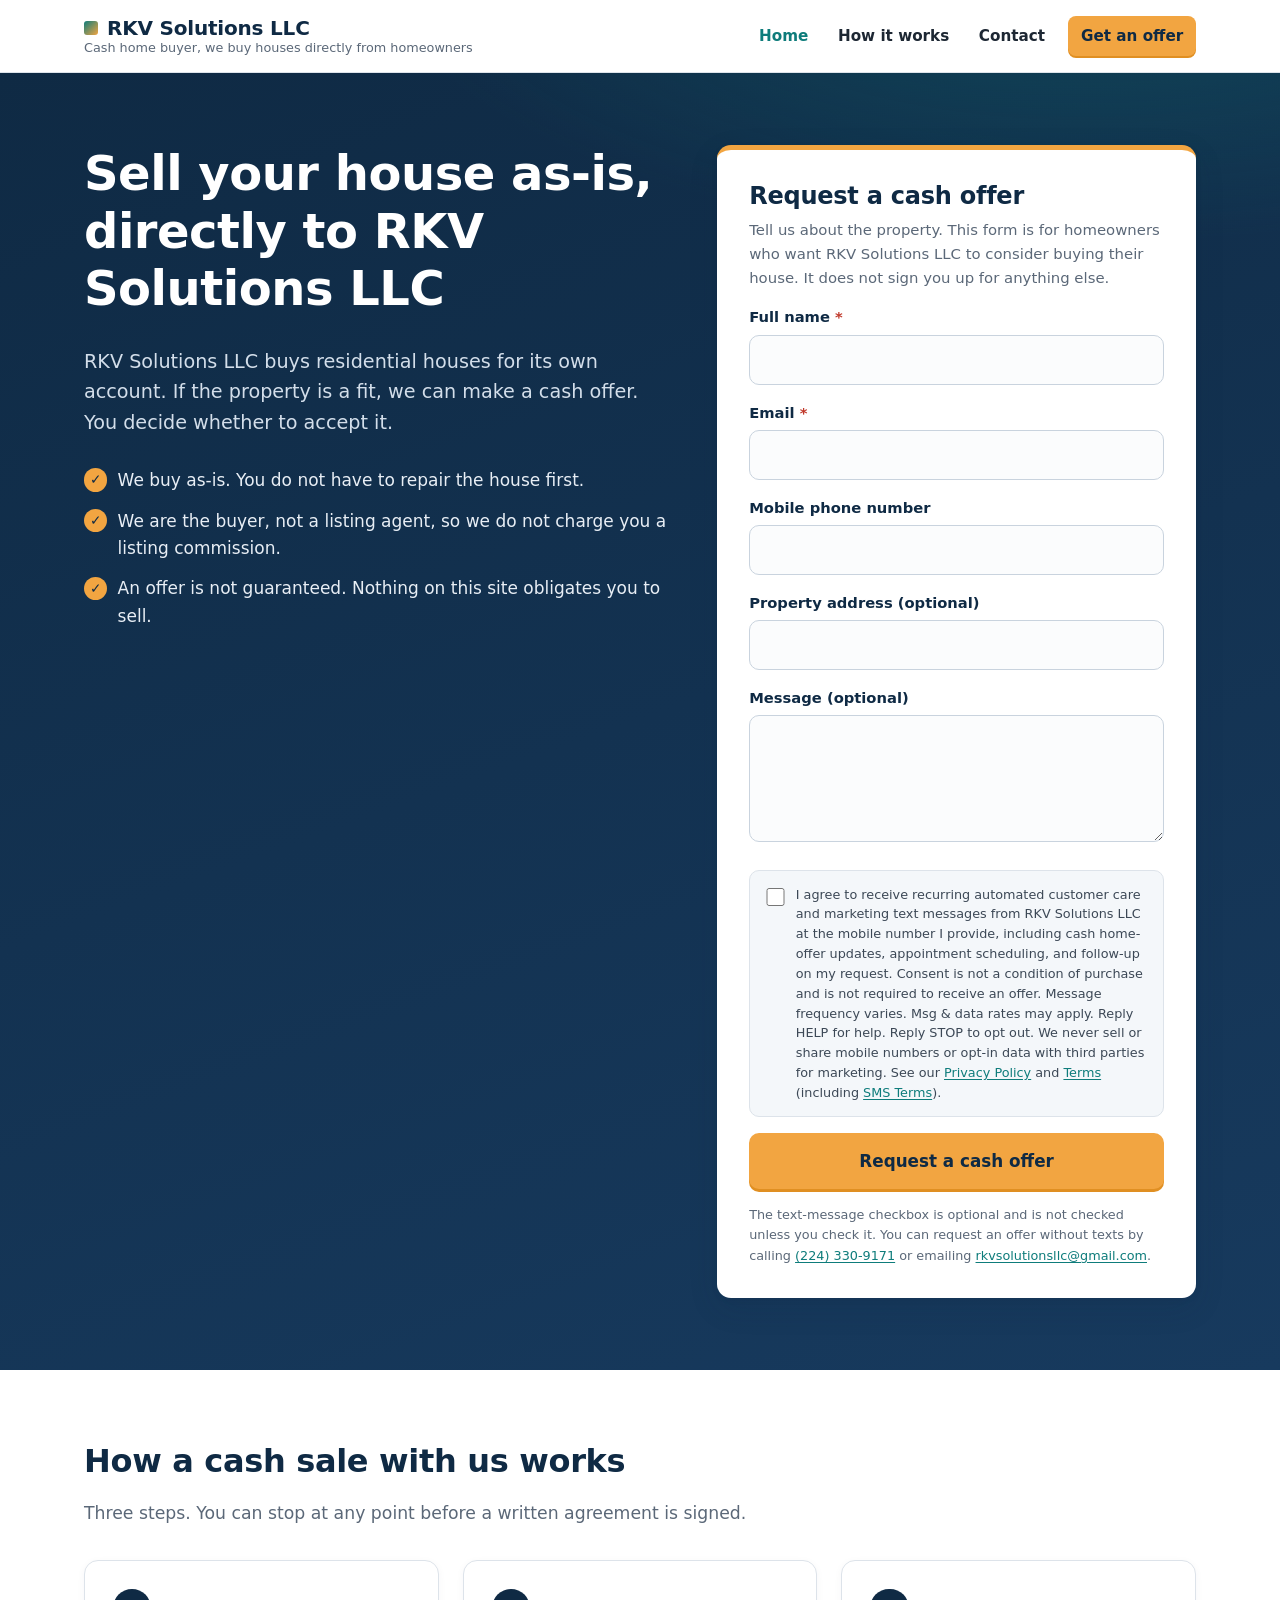
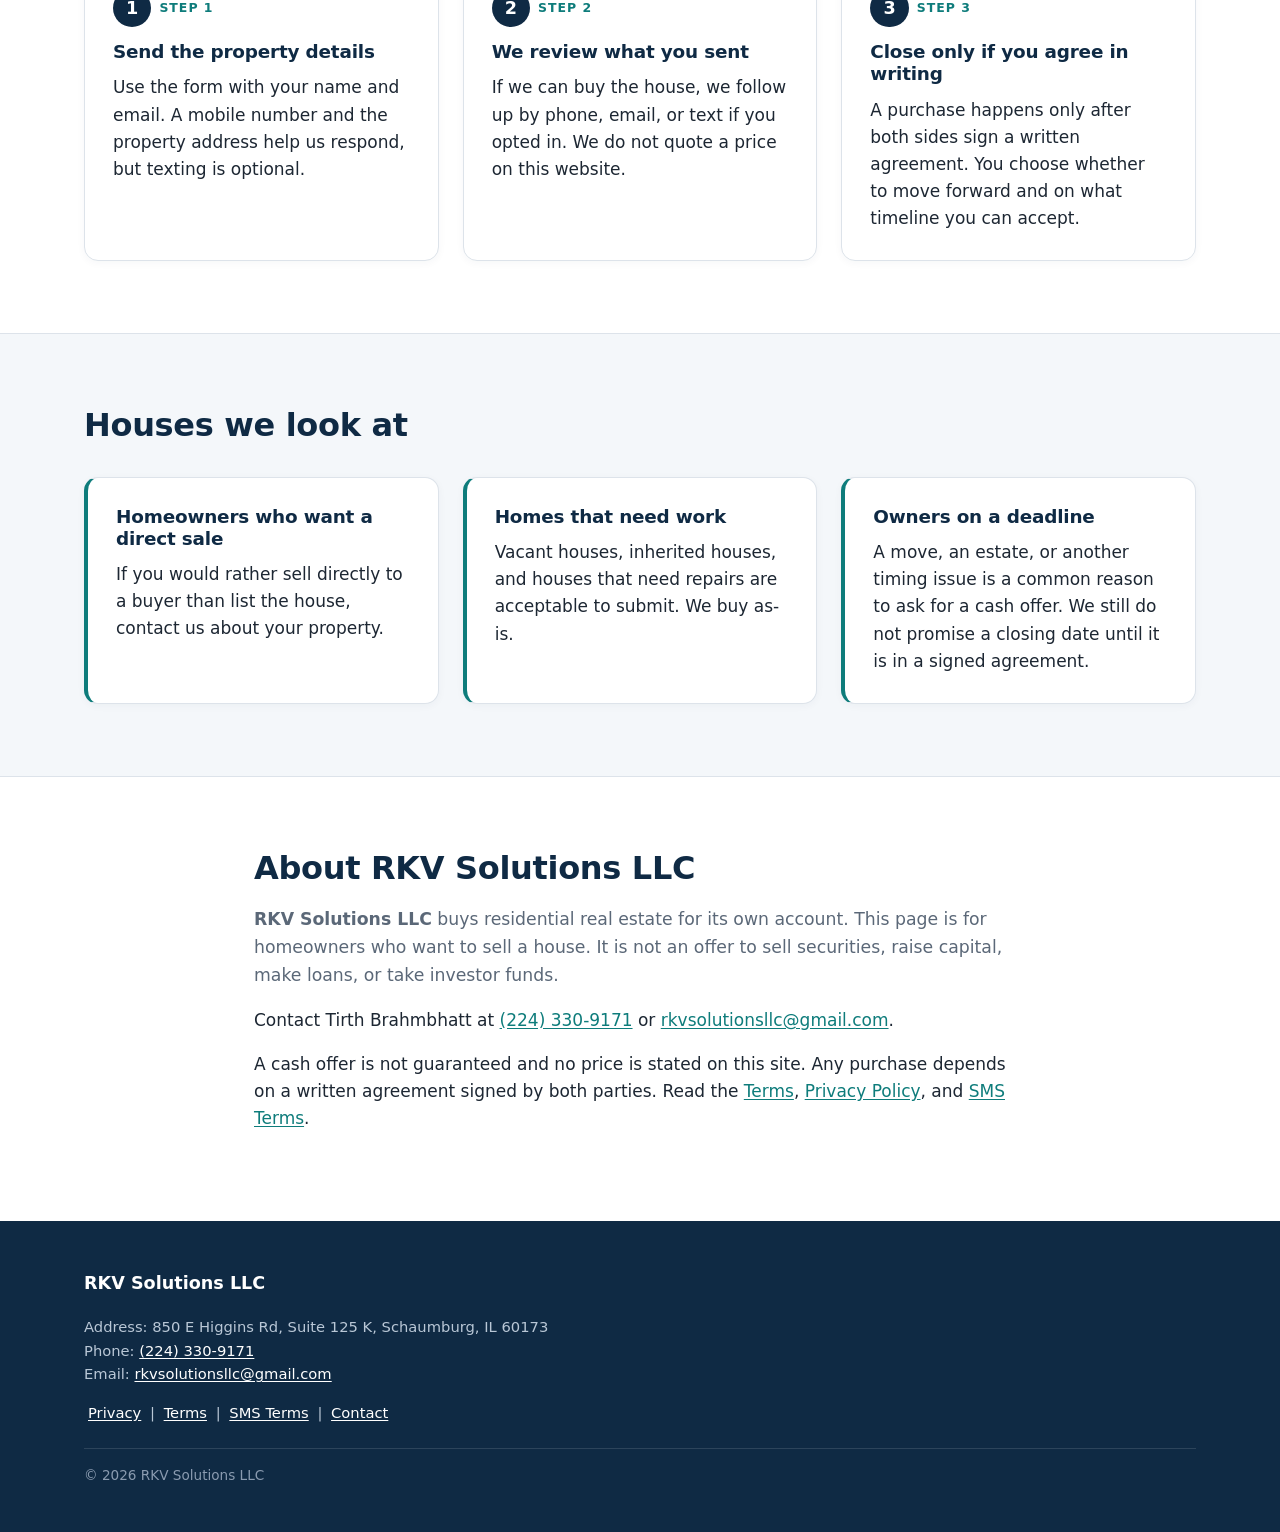
<file: index.html>
<!DOCTYPE html>
<html lang="en">
<head>
  <meta charset="utf-8">
  <meta name="viewport" content="width=device-width, initial-scale=1">
  <title>RKV Solutions LLC | We Buy Houses Directly from Homeowners</title>
  <meta name="description" content="RKV Solutions LLC buys houses as-is, directly from homeowners. Request a cash offer. No obligation.">
  <link rel="stylesheet" href="style.css">
</head>
<body>
  <a class="skip-link" href="#main">Skip to content</a>
  <header class="site-header">
    <div class="header-inner">
      <a class="brand" href="index.html">
        <span class="brand-name">RKV Solutions LLC</span>
        <span class="brand-tag">Cash home buyer, we buy houses directly from homeowners</span>
      </a>
      <nav class="nav" aria-label="Primary">
        <a href="index.html" aria-current="page">Home</a>
        <a href="index.html#how-it-works">How it works</a>
        <a href="contact.html">Contact</a>
        <a class="nav-cta" href="#offer-form">Get an offer</a>
      </nav>
    </div>
  </header>

  <main id="main">
    <section class="hero">
      <div class="hero-inner">
        <div>
          <h1>Sell your house as-is, directly to RKV Solutions LLC</h1>
          <p class="lede">RKV Solutions LLC buys residential houses for its own account. If the property is a fit, we can make a cash offer. You decide whether to accept it.</p>
          <ul class="hero-points">
            <li>We buy as-is. You do not have to repair the house first.</li>
            <li>We are the buyer, not a listing agent, so we do not charge you a listing commission.</li>
            <li>An offer is not guaranteed. Nothing on this site obligates you to sell.</li>
          </ul>
        </div>
        <div class="form-card" id="offer-form">
          <form class="offer-form" action="#" method="post">
            <h2>Request a cash offer</h2>
            <p class="form-intro">Tell us about the property. This form is for homeowners who want RKV Solutions LLC to consider buying their house. It does not sign you up for anything else.</p>
            <div class="field">
              <label for="full_name">Full name <span class="req" aria-hidden="true">*</span></label>
              <input type="text" id="full_name" name="full_name" autocomplete="name" required>
            </div>
            <div class="field">
              <label for="email">Email <span class="req" aria-hidden="true">*</span></label>
              <input type="email" id="email" name="email" autocomplete="email" required>
            </div>
            <div class="field">
              <label for="mobile_phone">Mobile phone number</label>
              <input type="tel" id="mobile_phone" name="mobile_phone" autocomplete="tel" inputmode="tel">
            </div>
            <div class="field">
              <label for="property_address">Property address (optional)</label>
              <input type="text" id="property_address" name="property_address" autocomplete="street-address">
            </div>
            <div class="field">
              <label for="message">Message (optional)</label>
              <textarea id="message" name="message" rows="4"></textarea>
            </div>
            <div class="consent">
              <input type="checkbox" id="sms-consent" name="sms_consent" value="yes">
              <label for="sms-consent">I agree to receive recurring automated customer care and marketing text messages from RKV Solutions LLC at the mobile number I provide, including cash home-offer updates, appointment scheduling, and follow-up on my request. Consent is not a condition of purchase and is not required to receive an offer. Message frequency varies. Msg &amp; data rates may apply. Reply HELP for help. Reply STOP to opt out. We never sell or share mobile numbers or opt-in data with third parties for marketing. See our <a href="privacy.html">Privacy Policy</a> and <a href="terms.html">Terms</a> (including <a href="sms-terms.html">SMS Terms</a>).</label>
            </div>
            <button type="submit" class="btn">Request a cash offer</button>
            <p class="form-note">The text-message checkbox is optional and is not checked unless you check it. You can request an offer without texts by calling <a href="tel:+12243309171">(224) 330-9171</a> or emailing <a href="mailto:rkvsolutionsllc@gmail.com">rkvsolutionsllc@gmail.com</a>.</p>
          </form>
        </div>
      </div>
    </section>

    <section class="section" id="how-it-works">
      <div class="wrap">
        <h2>How a cash sale with us works</h2>
        <p>Three steps. You can stop at any point before a written agreement is signed.</p>
        <div class="grid-3">
          <article class="card">
            <span class="step">Step 1</span>
            <h3>Send the property details</h3>
            <p>Use the form with your name and email. A mobile number and the property address help us respond, but texting is optional.</p>
          </article>
          <article class="card">
            <span class="step">Step 2</span>
            <h3>We review what you sent</h3>
            <p>If we can buy the house, we follow up by phone, email, or text if you opted in. We do not quote a price on this website.</p>
          </article>
          <article class="card">
            <span class="step">Step 3</span>
            <h3>Close only if you agree in writing</h3>
            <p>A purchase happens only after both sides sign a written agreement. You choose whether to move forward and on what timeline you can accept.</p>
          </article>
        </div>
      </div>
    </section>

    <section class="section section-paper">
      <div class="wrap">
        <h2>Houses we look at</h2>
        <div class="grid-2">
          <article class="card">
            <h3>Homeowners who want a direct sale</h3>
            <p>If you would rather sell directly to a buyer than list the house, contact us about your property.</p>
          </article>
          <article class="card">
            <h3>Homes that need work</h3>
            <p>Vacant houses, inherited houses, and houses that need repairs are acceptable to submit. We buy as-is.</p>
          </article>
          <article class="card">
            <h3>Owners on a deadline</h3>
            <p>A move, an estate, or another timing issue is a common reason to ask for a cash offer. We still do not promise a closing date until it is in a signed agreement.</p>
          </article>
          </div>
      </div>
    </section>

    <section class="section" id="contact">
      <div class="wrap">
        <h2>About RKV Solutions LLC</h2>
        <p><strong>RKV Solutions LLC</strong> buys residential real estate for its own account. This page is for homeowners who want to sell a house. It is not an offer to sell securities, raise capital, make loans, or take investor funds.</p>
        <p>Contact Tirth Brahmbhatt at <a href="tel:+12243309171">(224) 330-9171</a> or <a href="mailto:rkvsolutionsllc@gmail.com">rkvsolutionsllc@gmail.com</a>.</p>
                <p>A cash offer is not guaranteed and no price is stated on this site. Any purchase depends on a written agreement signed by both parties. Read the <a href="terms.html">Terms</a>, <a href="privacy.html">Privacy Policy</a>, and <a href="sms-terms.html">SMS Terms</a>.</p>
      </div>
    </section>
  </main>
  <footer class="site-footer">
    <div class="footer-inner">
      <p class="footer-legal-name">RKV Solutions LLC</p>
      <p>
        Address: 850 E Higgins Rd, Suite 125 K, Schaumburg, IL 60173<br>
                Phone: <a href="tel:+12243309171">(224) 330-9171</a><br>
        Email: <a href="mailto:rkvsolutionsllc@gmail.com">rkvsolutionsllc@gmail.com</a>
      </p>
      <p class="footer-links">
        <a href="privacy.html">Privacy</a> |
        <a href="terms.html">Terms</a> |
        <a href="sms-terms.html">SMS Terms</a> |
        <a href="contact.html">Contact</a>
      </p>
      <p class="copyright">&copy; 2026 RKV Solutions LLC</p>
    </div>
  </footer>
</body>
</html>
</file>
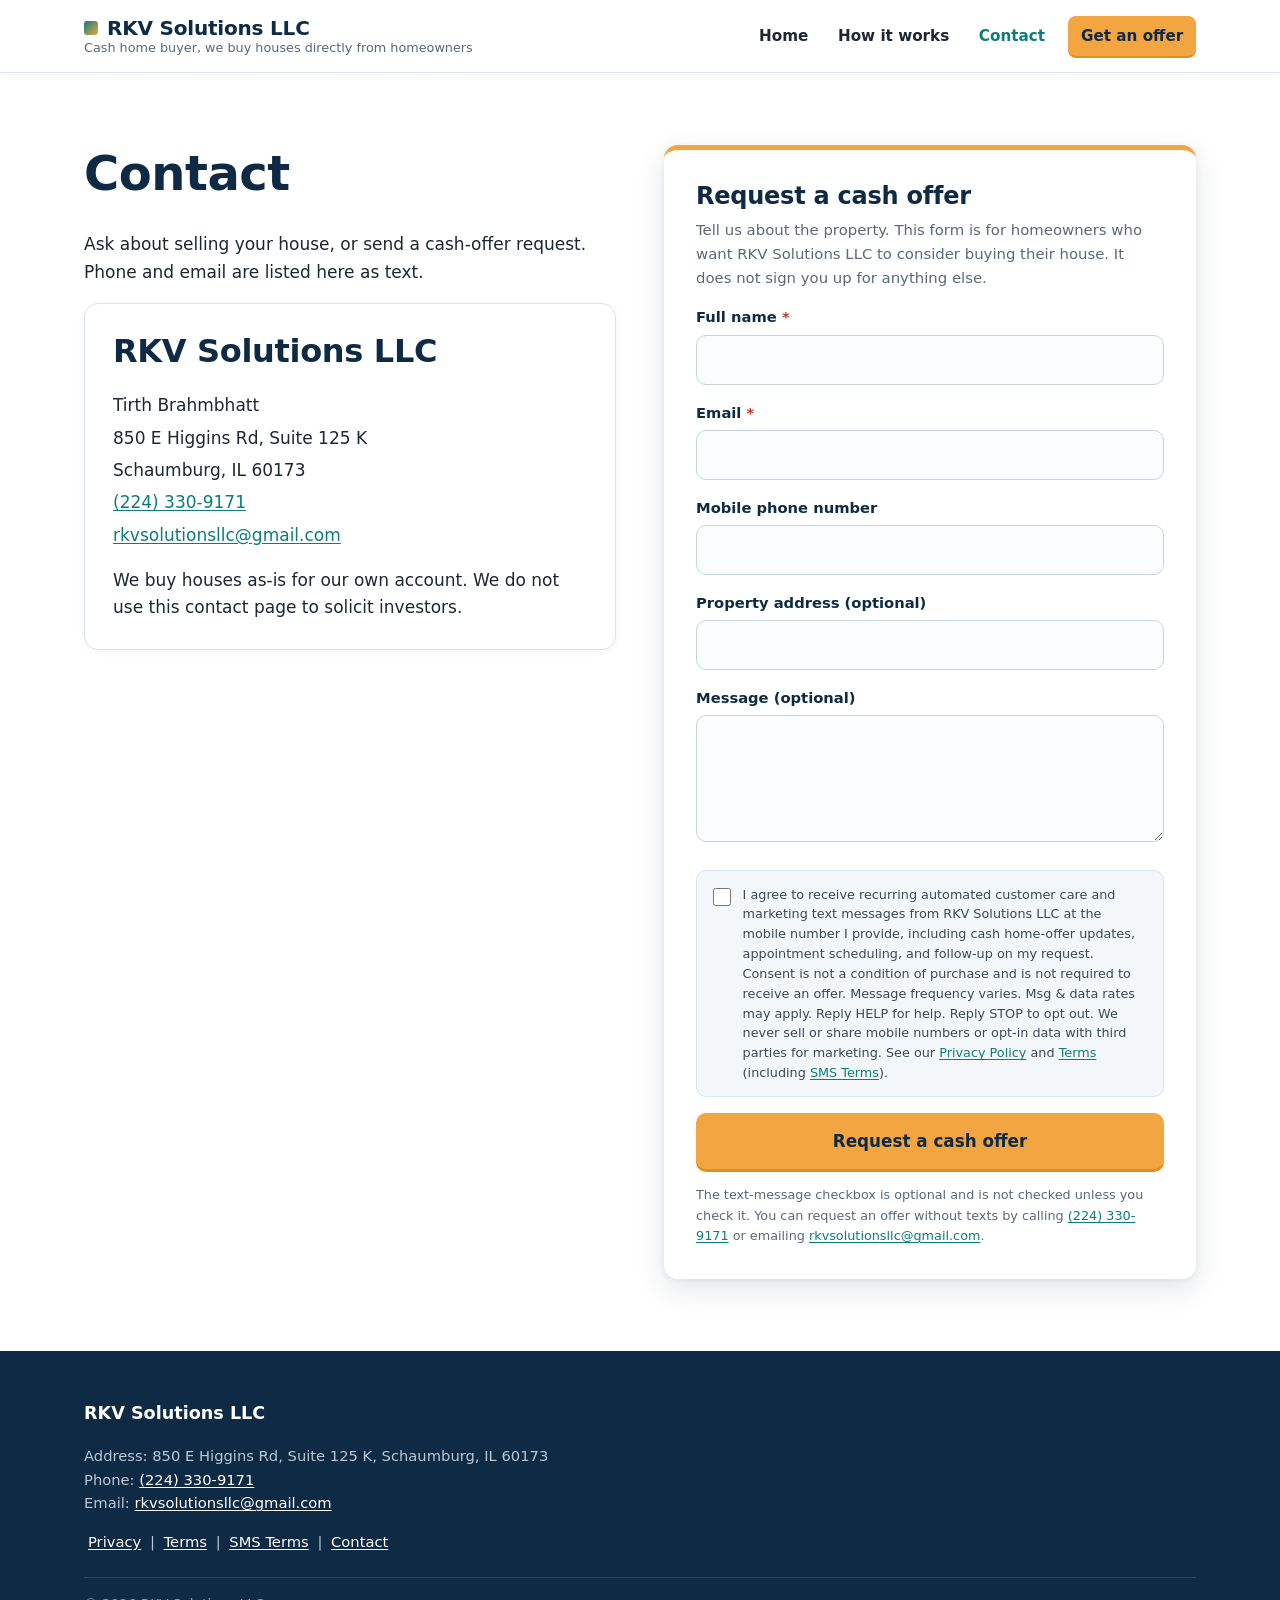
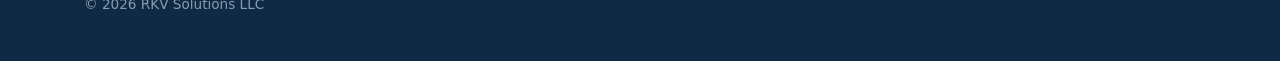
<file: contact.html>
<!DOCTYPE html>
<html lang="en">
<head>
  <meta charset="utf-8">
  <meta name="viewport" content="width=device-width, initial-scale=1">
  <title>Contact | RKV Solutions LLC</title>
  <meta name="description" content="Contact RKV Solutions LLC. Phone (224) 330-9171. Email rkvsolutionsllc@gmail.com.">
  <link rel="stylesheet" href="style.css">
</head>
<body>
  <a class="skip-link" href="#main">Skip to content</a>
  <header class="site-header">
    <div class="header-inner">
      <a class="brand" href="index.html">
        <span class="brand-name">RKV Solutions LLC</span>
        <span class="brand-tag">Cash home buyer, we buy houses directly from homeowners</span>
      </a>
      <nav class="nav" aria-label="Primary">
        <a href="index.html">Home</a>
        <a href="index.html#how-it-works">How it works</a>
        <a href="contact.html" aria-current="page">Contact</a>
        <a class="nav-cta" href="#offer-form">Get an offer</a>
      </nav>
    </div>
  </header>

  <main id="main">
    <section class="section">
      <div class="wrap contact-grid">
        <div>
          <h1>Contact</h1>
          <p>Ask about selling your house, or send a cash-offer request. Phone and email are listed here as text.</p>
          <div class="card">
            <h2>RKV Solutions LLC</h2>
            <address>
              Tirth Brahmbhatt<br>
              850 E Higgins Rd, Suite 125 K<br>
              Schaumburg, IL 60173<br>
              <a href="tel:+12243309171">(224) 330-9171</a><br>
              <a href="mailto:rkvsolutionsllc@gmail.com">rkvsolutionsllc@gmail.com</a>
            </address>
            <p>We buy houses as-is for our own account. We do not use this contact page to solicit investors.</p>
          </div>
        </div>
        <div class="form-card" id="offer-form">
          <form class="offer-form" action="#" method="post">
            <h2>Request a cash offer</h2>
            <p class="form-intro">Tell us about the property. This form is for homeowners who want RKV Solutions LLC to consider buying their house. It does not sign you up for anything else.</p>
            <div class="field">
              <label for="c-full_name">Full name <span class="req" aria-hidden="true">*</span></label>
              <input type="text" id="c-full_name" name="full_name" autocomplete="name" required>
            </div>
            <div class="field">
              <label for="c-email">Email <span class="req" aria-hidden="true">*</span></label>
              <input type="email" id="c-email" name="email" autocomplete="email" required>
            </div>
            <div class="field">
              <label for="c-mobile_phone">Mobile phone number</label>
              <input type="tel" id="c-mobile_phone" name="mobile_phone" autocomplete="tel" inputmode="tel">
            </div>
            <div class="field">
              <label for="c-property_address">Property address (optional)</label>
              <input type="text" id="c-property_address" name="property_address" autocomplete="street-address">
            </div>
            <div class="field">
              <label for="c-message">Message (optional)</label>
              <textarea id="c-message" name="message" rows="4"></textarea>
            </div>
            <div class="consent">
              <input type="checkbox" id="c-sms-consent" name="sms_consent" value="yes">
              <label for="c-sms-consent">I agree to receive recurring automated customer care and marketing text messages from RKV Solutions LLC at the mobile number I provide, including cash home-offer updates, appointment scheduling, and follow-up on my request. Consent is not a condition of purchase and is not required to receive an offer. Message frequency varies. Msg &amp; data rates may apply. Reply HELP for help. Reply STOP to opt out. We never sell or share mobile numbers or opt-in data with third parties for marketing. See our <a href="privacy.html">Privacy Policy</a> and <a href="terms.html">Terms</a> (including <a href="sms-terms.html">SMS Terms</a>).</label>
            </div>
            <button type="submit" class="btn">Request a cash offer</button>
            <p class="form-note">The text-message checkbox is optional and is not checked unless you check it. You can request an offer without texts by calling <a href="tel:+12243309171">(224) 330-9171</a> or emailing <a href="mailto:rkvsolutionsllc@gmail.com">rkvsolutionsllc@gmail.com</a>.</p>
          </form>
        </div>
      </div>
    </section>
  </main>
  <footer class="site-footer">
    <div class="footer-inner">
      <p class="footer-legal-name">RKV Solutions LLC</p>
      <p>
        Address: 850 E Higgins Rd, Suite 125 K, Schaumburg, IL 60173<br>
                Phone: <a href="tel:+12243309171">(224) 330-9171</a><br>
        Email: <a href="mailto:rkvsolutionsllc@gmail.com">rkvsolutionsllc@gmail.com</a>
      </p>
      <p class="footer-links">
        <a href="privacy.html">Privacy</a> |
        <a href="terms.html">Terms</a> |
        <a href="sms-terms.html">SMS Terms</a> |
        <a href="contact.html">Contact</a>
      </p>
      <p class="copyright">&copy; 2026 RKV Solutions LLC</p>
    </div>
  </footer>
</body>
</html>
</file>
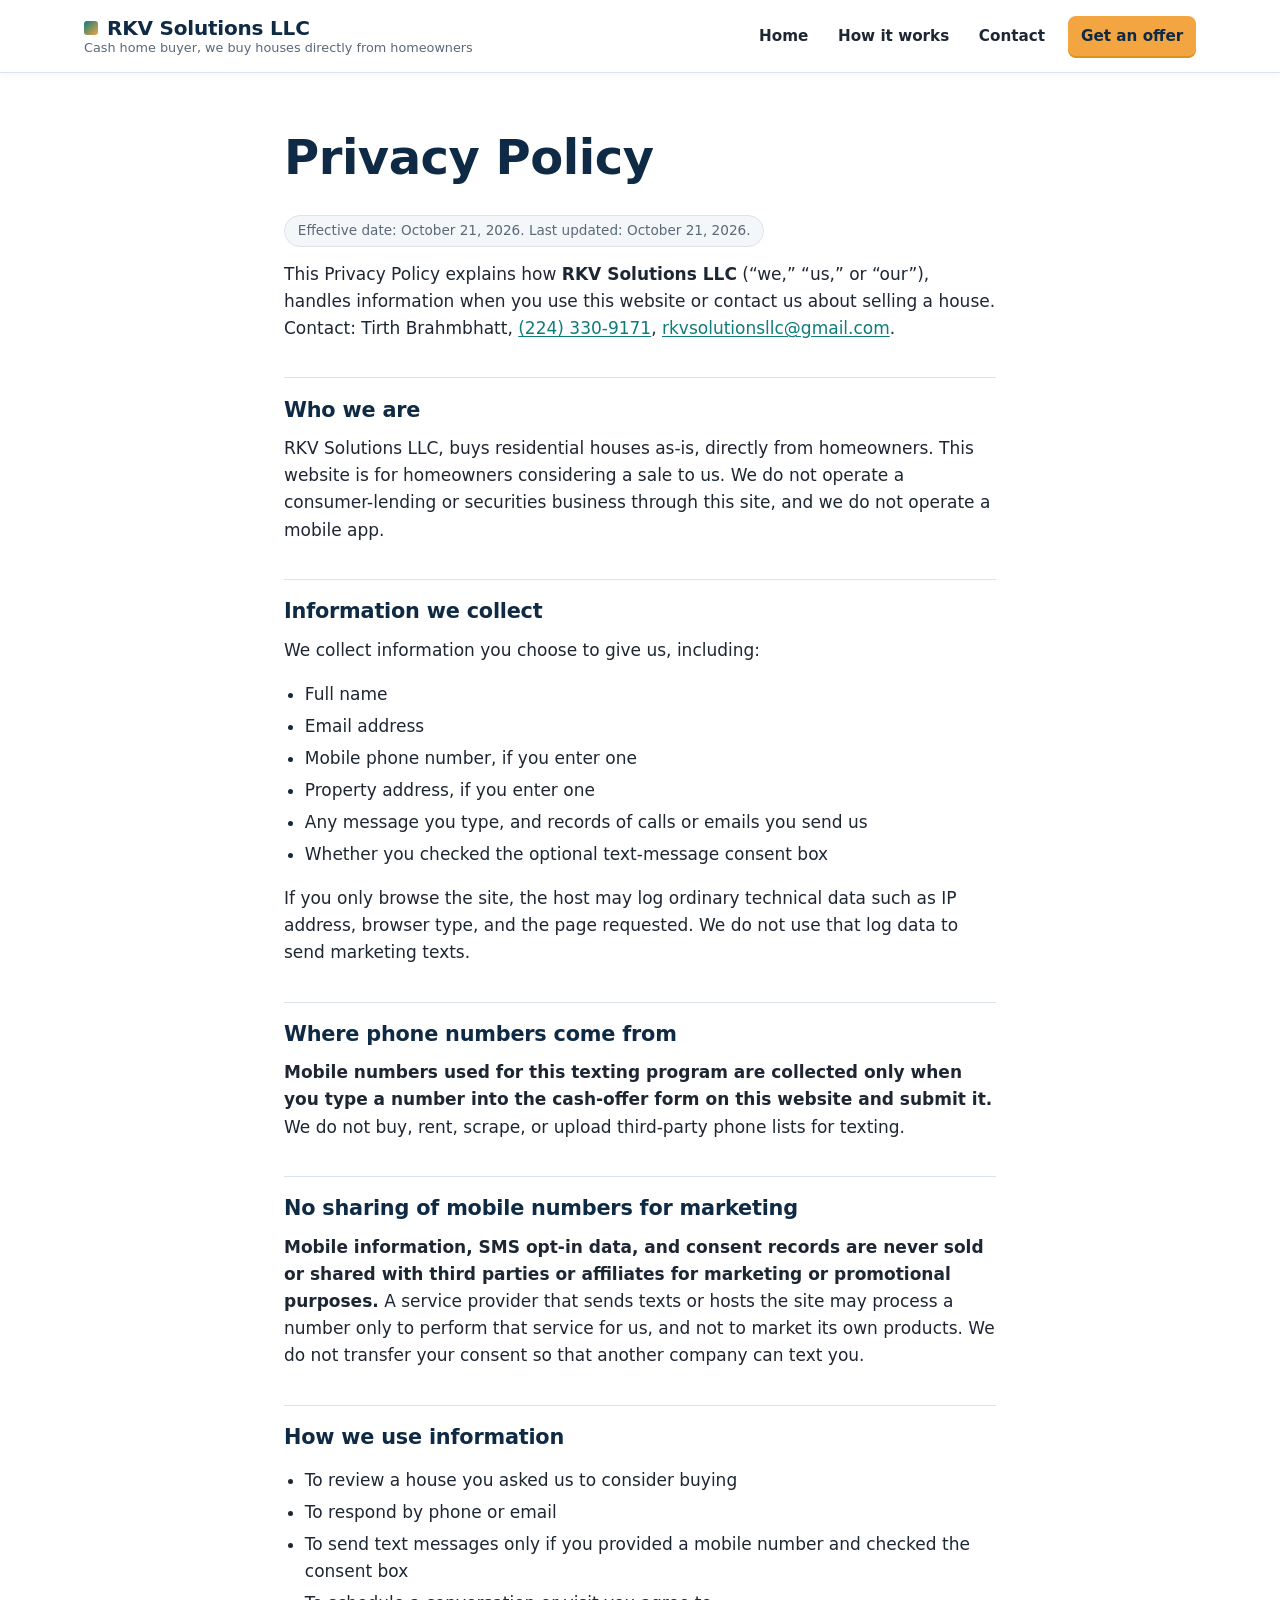
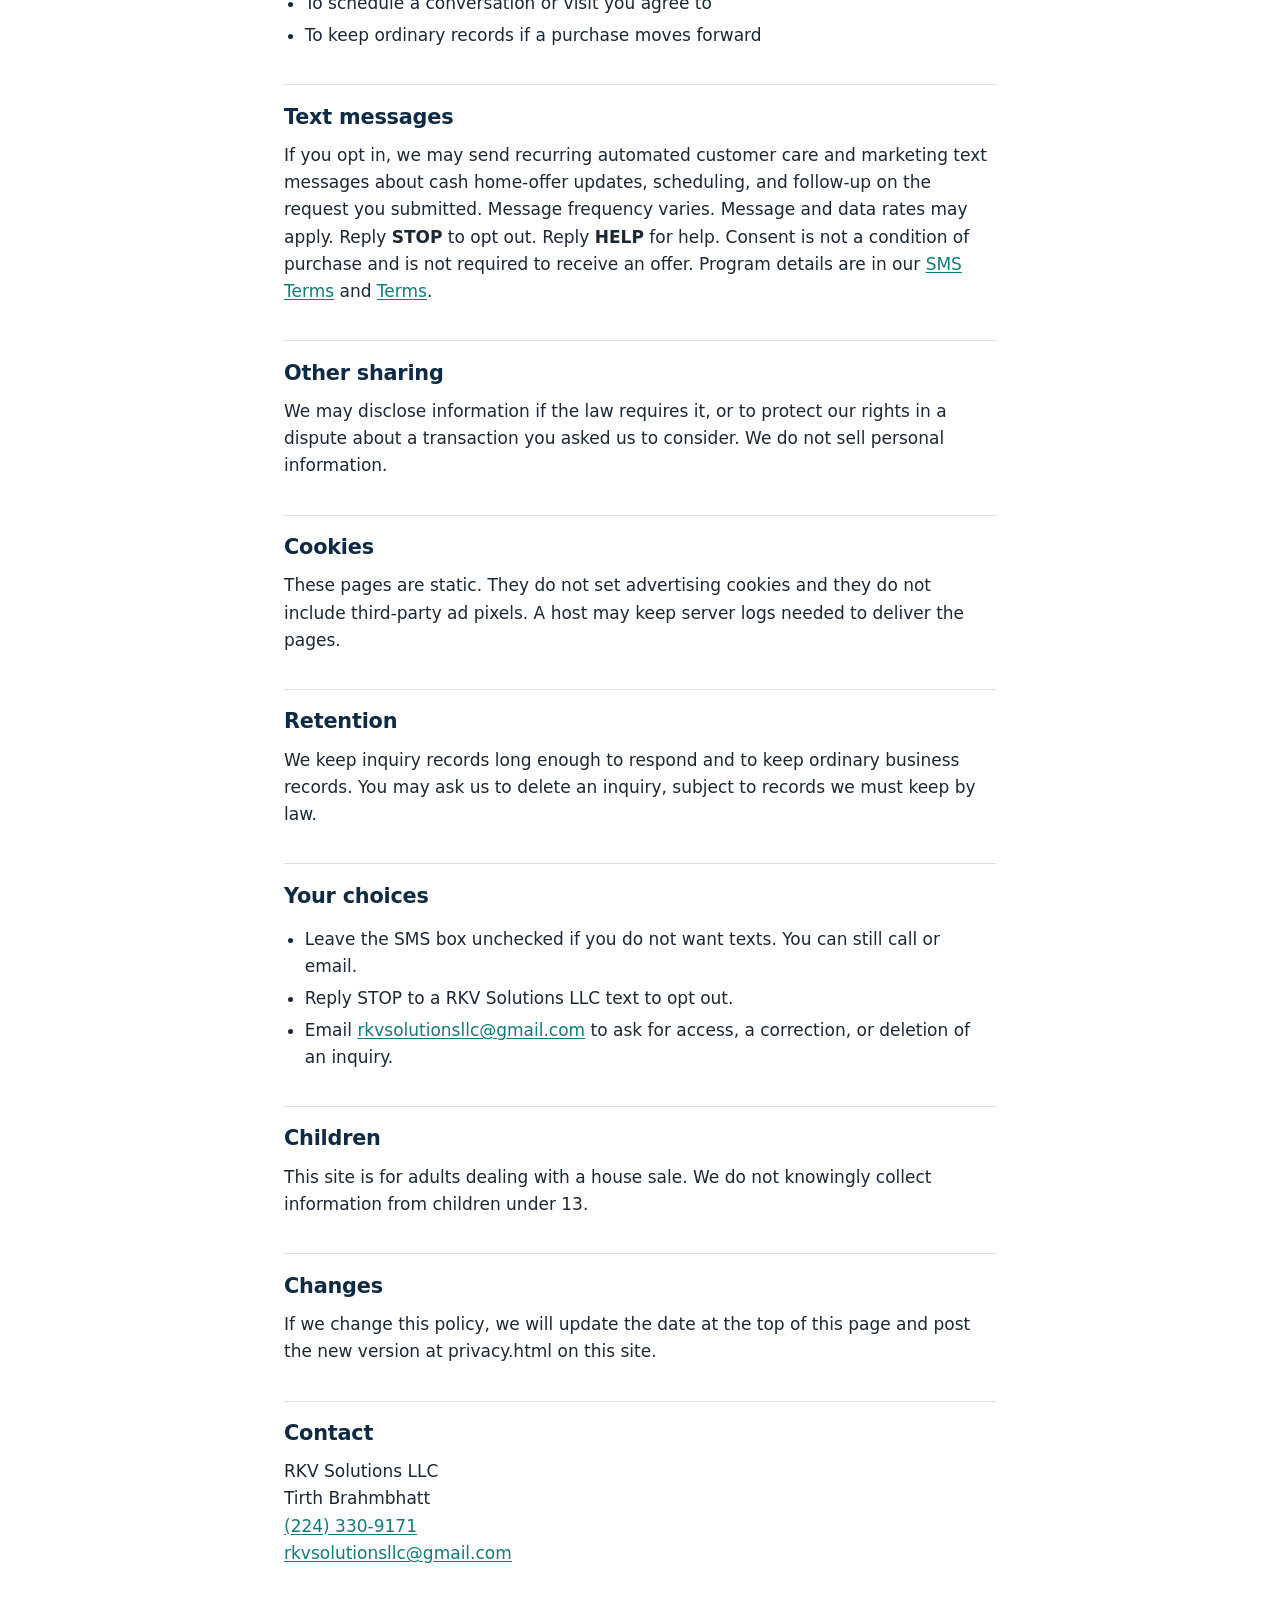
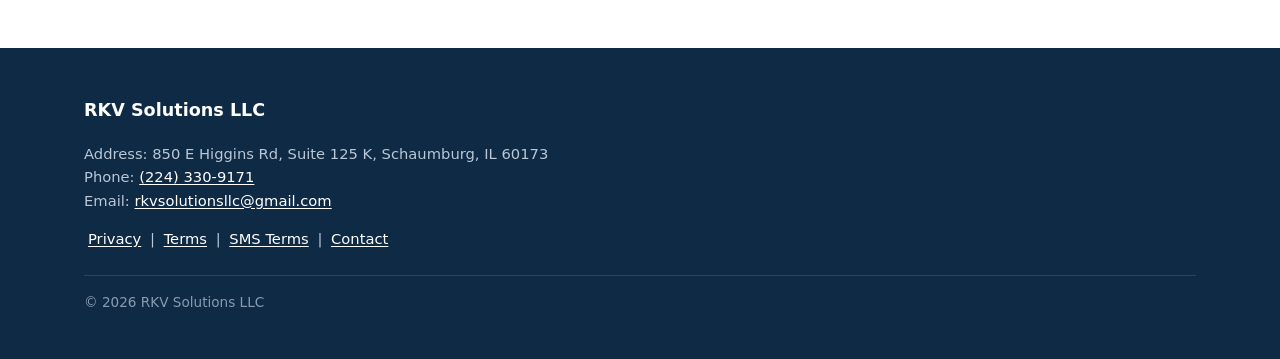
<file: privacy-policy.html>
<!DOCTYPE html>
<html lang="en">
<head>
  <meta charset="utf-8">
  <meta name="viewport" content="width=device-width, initial-scale=1">
  <title>Privacy Policy | RKV Solutions LLC</title>
  <meta name="description" content="Privacy Policy for RKV Solutions LLC. How we handle cash-offer inquiries and SMS opt-in data.">
  <link rel="stylesheet" href="style.css">
</head>
<body>
  <a class="skip-link" href="#main">Skip to content</a>
  <header class="site-header">
    <div class="header-inner">
      <a class="brand" href="index.html">
        <span class="brand-name">RKV Solutions LLC</span>
        <span class="brand-tag">Cash home buyer, we buy houses directly from homeowners</span>
      </a>
      <nav class="nav" aria-label="Primary">
        <a href="index.html">Home</a>
        <a href="index.html#how-it-works">How it works</a>
        <a href="contact.html">Contact</a>
        <a class="nav-cta" href="contact.html#offer-form">Get an offer</a>
      </nav>
    </div>
  </header>

  <main id="main">
    <article class="legal">
      <h1>Privacy Policy</h1>
      <p class="updated">Effective date: October 21, 2026. Last updated: October 21, 2026.</p>
      <p>This Privacy Policy explains how <strong>RKV Solutions LLC</strong> (“we,” “us,” or “our”), handles information when you use this website or contact us about selling a house. Contact: Tirth Brahmbhatt, <a href="tel:+12243309171">(224) 330-9171</a>, <a href="mailto:rkvsolutionsllc@gmail.com">rkvsolutionsllc@gmail.com</a>.</p>

      <h2>Who we are</h2>
      <p>RKV Solutions LLC, buys residential houses as-is, directly from homeowners. This website is for homeowners considering a sale to us. We do not operate a consumer-lending or securities business through this site, and we do not operate a mobile app.</p>

      <h2>Information we collect</h2>
      <p>We collect information you choose to give us, including:</p>
      <ul>
        <li>Full name</li>
        <li>Email address</li>
        <li>Mobile phone number, if you enter one</li>
        <li>Property address, if you enter one</li>
        <li>Any message you type, and records of calls or emails you send us</li>
        <li>Whether you checked the optional text-message consent box</li>
      </ul>
      <p>If you only browse the site, the host may log ordinary technical data such as IP address, browser type, and the page requested. We do not use that log data to send marketing texts.</p>

      <h2>Where phone numbers come from</h2>
      <p><strong>Mobile numbers used for this texting program are collected only when you type a number into the cash-offer form on this website and submit it.</strong> We do not buy, rent, scrape, or upload third-party phone lists for texting.</p>

      <h2>No sharing of mobile numbers for marketing</h2>
      <p><strong>Mobile information, SMS opt-in data, and consent records are never sold or shared with third parties or affiliates for marketing or promotional purposes.</strong> A service provider that sends texts or hosts the site may process a number only to perform that service for us, and not to market its own products. We do not transfer your consent so that another company can text you.</p>

      <h2>How we use information</h2>
      <ul>
        <li>To review a house you asked us to consider buying</li>
        <li>To respond by phone or email</li>
        <li>To send text messages only if you provided a mobile number and checked the consent box</li>
        <li>To schedule a conversation or visit you agree to</li>
        <li>To keep ordinary records if a purchase moves forward</li>
      </ul>

      <h2>Text messages</h2>
      <p>If you opt in, we may send recurring automated customer care and marketing text messages about cash home-offer updates, scheduling, and follow-up on the request you submitted. Message frequency varies. Message and data rates may apply. Reply <strong>STOP</strong> to opt out. Reply <strong>HELP</strong> for help. Consent is not a condition of purchase and is not required to receive an offer. Program details are in our <a href="sms-terms.html">SMS Terms</a> and <a href="terms.html">Terms</a>.</p>

      <h2>Other sharing</h2>
      <p>We may disclose information if the law requires it, or to protect our rights in a dispute about a transaction you asked us to consider. We do not sell personal information.</p>

      <h2>Cookies</h2>
      <p>These pages are static. They do not set advertising cookies and they do not include third-party ad pixels. A host may keep server logs needed to deliver the pages.</p>

      <h2>Retention</h2>
      <p>We keep inquiry records long enough to respond and to keep ordinary business records. You may ask us to delete an inquiry, subject to records we must keep by law.</p>

      <h2>Your choices</h2>
      <ul>
        <li>Leave the SMS box unchecked if you do not want texts. You can still call or email.</li>
        <li>Reply STOP to a RKV Solutions LLC text to opt out.</li>
        <li>Email <a href="mailto:rkvsolutionsllc@gmail.com">rkvsolutionsllc@gmail.com</a> to ask for access, a correction, or deletion of an inquiry.</li>
      </ul>

      <h2>Children</h2>
      <p>This site is for adults dealing with a house sale. We do not knowingly collect information from children under 13.</p>

      <h2>Changes</h2>
      <p>If we change this policy, we will update the date at the top of this page and post the new version at privacy.html on this site.</p>

      <h2>Contact</h2>
      <p>RKV Solutions LLC<br>
      Tirth Brahmbhatt<br>
            <a href="tel:+12243309171">(224) 330-9171</a><br>
      <a href="mailto:rkvsolutionsllc@gmail.com">rkvsolutionsllc@gmail.com</a></p>
    </article>
  </main>
  <footer class="site-footer">
    <div class="footer-inner">
      <p class="footer-legal-name">RKV Solutions LLC</p>
      <p>
        Address: 850 E Higgins Rd, Suite 125 K, Schaumburg, IL 60173<br>
                Phone: <a href="tel:+12243309171">(224) 330-9171</a><br>
        Email: <a href="mailto:rkvsolutionsllc@gmail.com">rkvsolutionsllc@gmail.com</a>
      </p>
      <p class="footer-links">
        <a href="privacy.html">Privacy</a> |
        <a href="terms.html">Terms</a> |
        <a href="sms-terms.html">SMS Terms</a> |
        <a href="contact.html">Contact</a>
      </p>
      <p class="copyright">&copy; 2026 RKV Solutions LLC</p>
    </div>
  </footer>
</body>
</html>
</file>
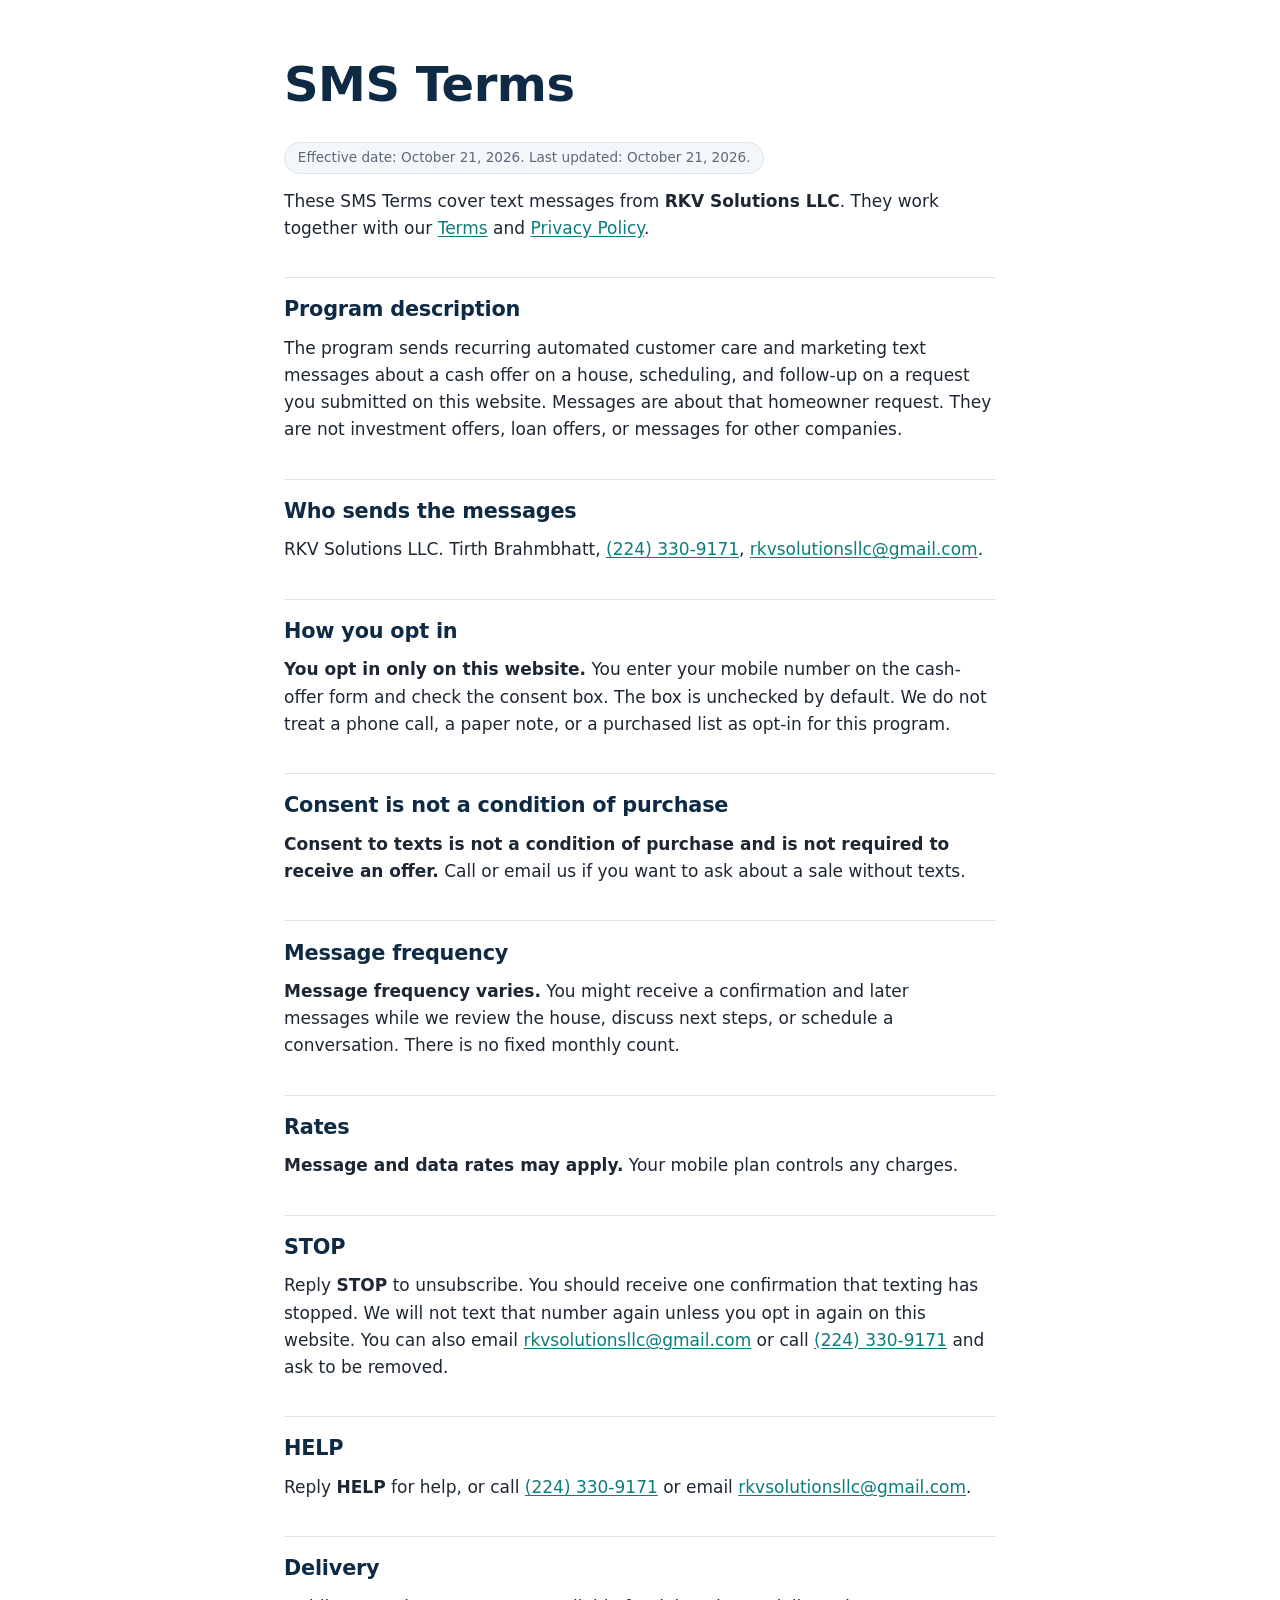
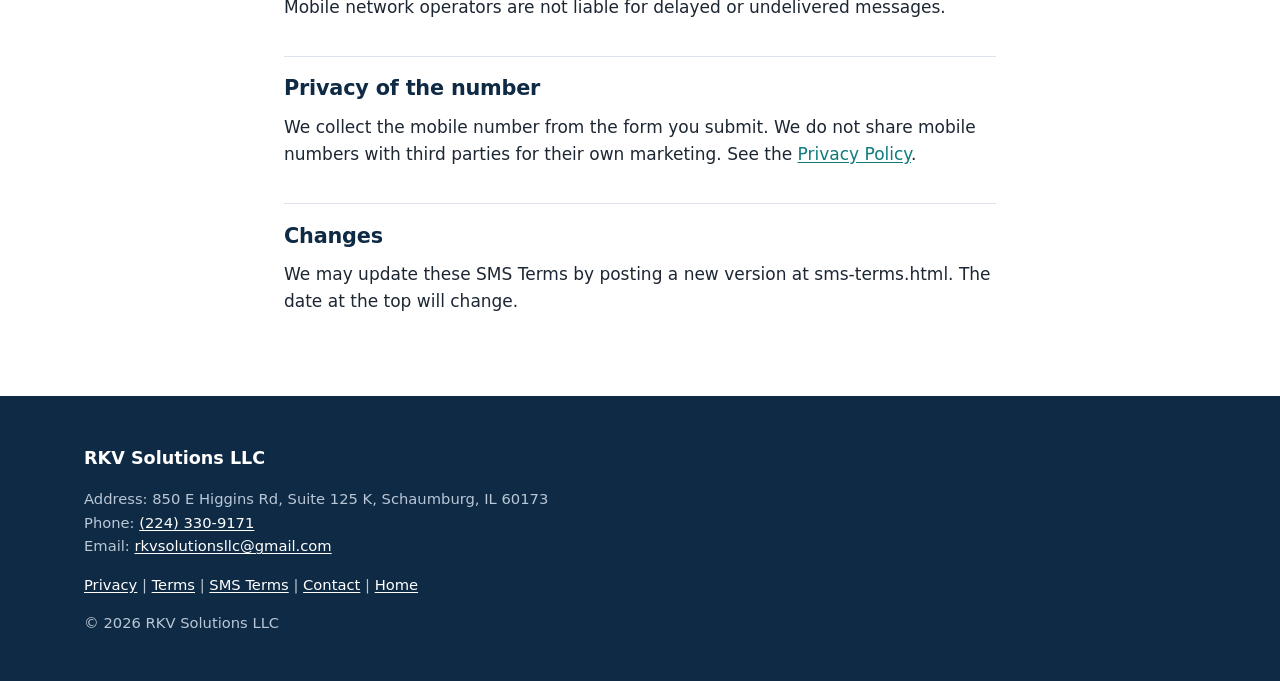
<file: sms-terms.html>
<!DOCTYPE html>
<html lang="en">
<head>
  <meta charset="utf-8">
  <meta name="viewport" content="width=device-width, initial-scale=1">
  <title>SMS Terms | RKV Solutions LLC</title>
  <meta name="description" content="SMS terms for text messages from RKV Solutions LLC about cash home-offer requests.">
  <link rel="stylesheet" href="style.css">
</head>
<body>
  <main id="main">
    <article class="legal">
      <h1>SMS Terms</h1>
      <p class="updated">Effective date: October 21, 2026. Last updated: October 21, 2026.</p>
      <p>These SMS Terms cover text messages from <strong>RKV Solutions LLC</strong>. They work together with our <a href="terms.html">Terms</a> and <a href="privacy.html">Privacy Policy</a>.</p>
      <h2>Program description</h2>
      <p>The program sends recurring automated customer care and marketing text messages about a cash offer on a house, scheduling, and follow-up on a request you submitted on this website. Messages are about that homeowner request. They are not investment offers, loan offers, or messages for other companies.</p>
      <h2>Who sends the messages</h2>
      <p>RKV Solutions LLC. Tirth Brahmbhatt, <a href="tel:+12243309171">(224) 330-9171</a>, <a href="mailto:rkvsolutionsllc@gmail.com">rkvsolutionsllc@gmail.com</a>.</p>
      <h2>How you opt in</h2>
      <p><strong>You opt in only on this website.</strong> You enter your mobile number on the cash-offer form and check the consent box. The box is unchecked by default. We do not treat a phone call, a paper note, or a purchased list as opt-in for this program.</p>
      <h2>Consent is not a condition of purchase</h2>
      <p><strong>Consent to texts is not a condition of purchase and is not required to receive an offer.</strong> Call or email us if you want to ask about a sale without texts.</p>
      <h2>Message frequency</h2>
      <p><strong>Message frequency varies.</strong> You might receive a confirmation and later messages while we review the house, discuss next steps, or schedule a conversation. There is no fixed monthly count.</p>
      <h2>Rates</h2>
      <p><strong>Message and data rates may apply.</strong> Your mobile plan controls any charges.</p>
      <h2>STOP</h2>
      <p>Reply <strong>STOP</strong> to unsubscribe. You should receive one confirmation that texting has stopped. We will not text that number again unless you opt in again on this website. You can also email <a href="mailto:rkvsolutionsllc@gmail.com">rkvsolutionsllc@gmail.com</a> or call <a href="tel:+12243309171">(224) 330-9171</a> and ask to be removed.</p>
      <h2>HELP</h2>
      <p>Reply <strong>HELP</strong> for help, or call <a href="tel:+12243309171">(224) 330-9171</a> or email <a href="mailto:rkvsolutionsllc@gmail.com">rkvsolutionsllc@gmail.com</a>.</p>
      <h2>Delivery</h2>
      <p>Mobile network operators are not liable for delayed or undelivered messages.</p>
      <h2>Privacy of the number</h2>
      <p>We collect the mobile number from the form you submit. We do not share mobile numbers with third parties for their own marketing. See the <a href="privacy.html">Privacy Policy</a>.</p>
      <h2>Changes</h2>
      <p>We may update these SMS Terms by posting a new version at sms-terms.html. The date at the top will change.</p>
    </article>
  </main>
  <footer class="site-footer">
    <div class="footer-inner">
    <p><strong>RKV Solutions LLC</strong></p>
    <p>    Address: 850 E Higgins Rd, Suite 125 K, Schaumburg, IL 60173<br>
    Phone: <a href="tel:+12243309171">(224) 330-9171</a><br>
    Email: <a href="mailto:rkvsolutionsllc@gmail.com">rkvsolutionsllc@gmail.com</a></p>
    <p><a href="privacy.html">Privacy</a> | <a href="terms.html">Terms</a> | <a href="sms-terms.html">SMS Terms</a> | <a href="contact.html">Contact</a> | <a href="index.html">Home</a></p>
    <p>&copy; 2026 RKV Solutions LLC</p>
    </div>
  </footer>
</body>
</html>
</file>
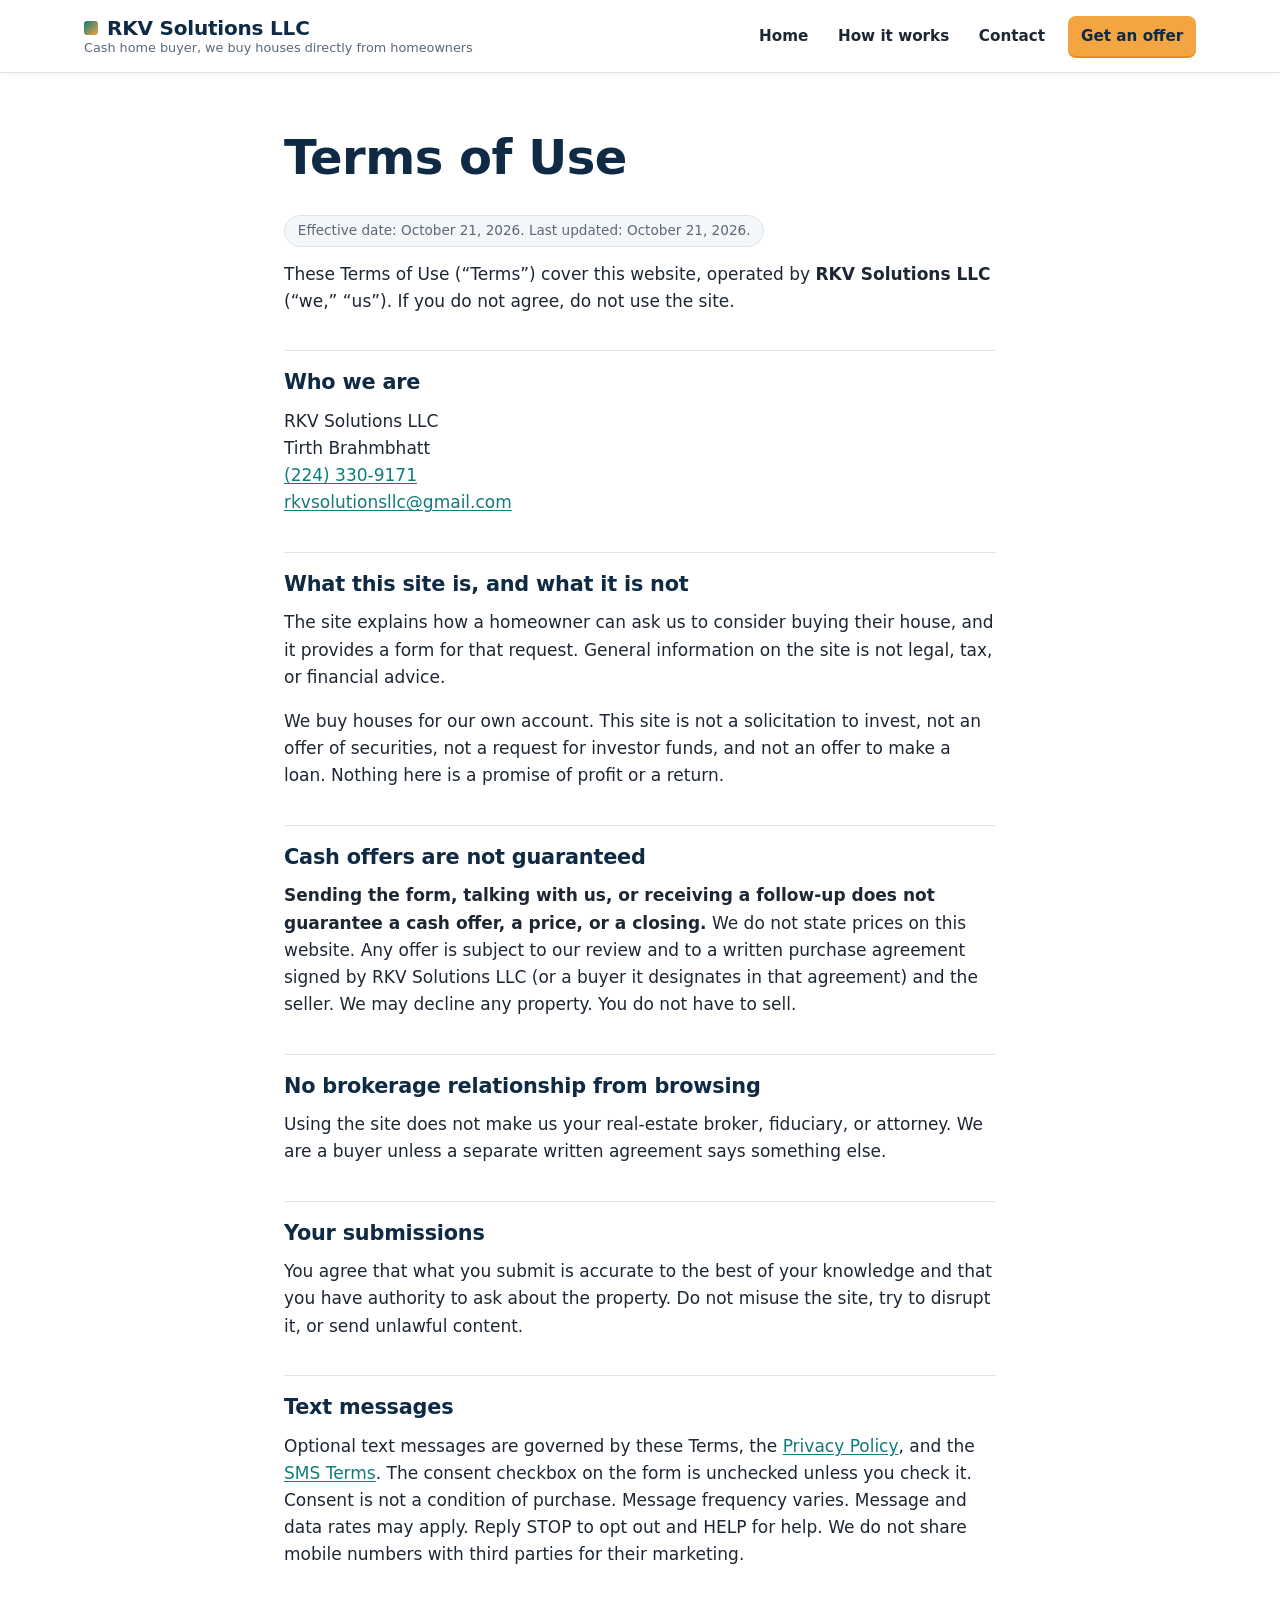
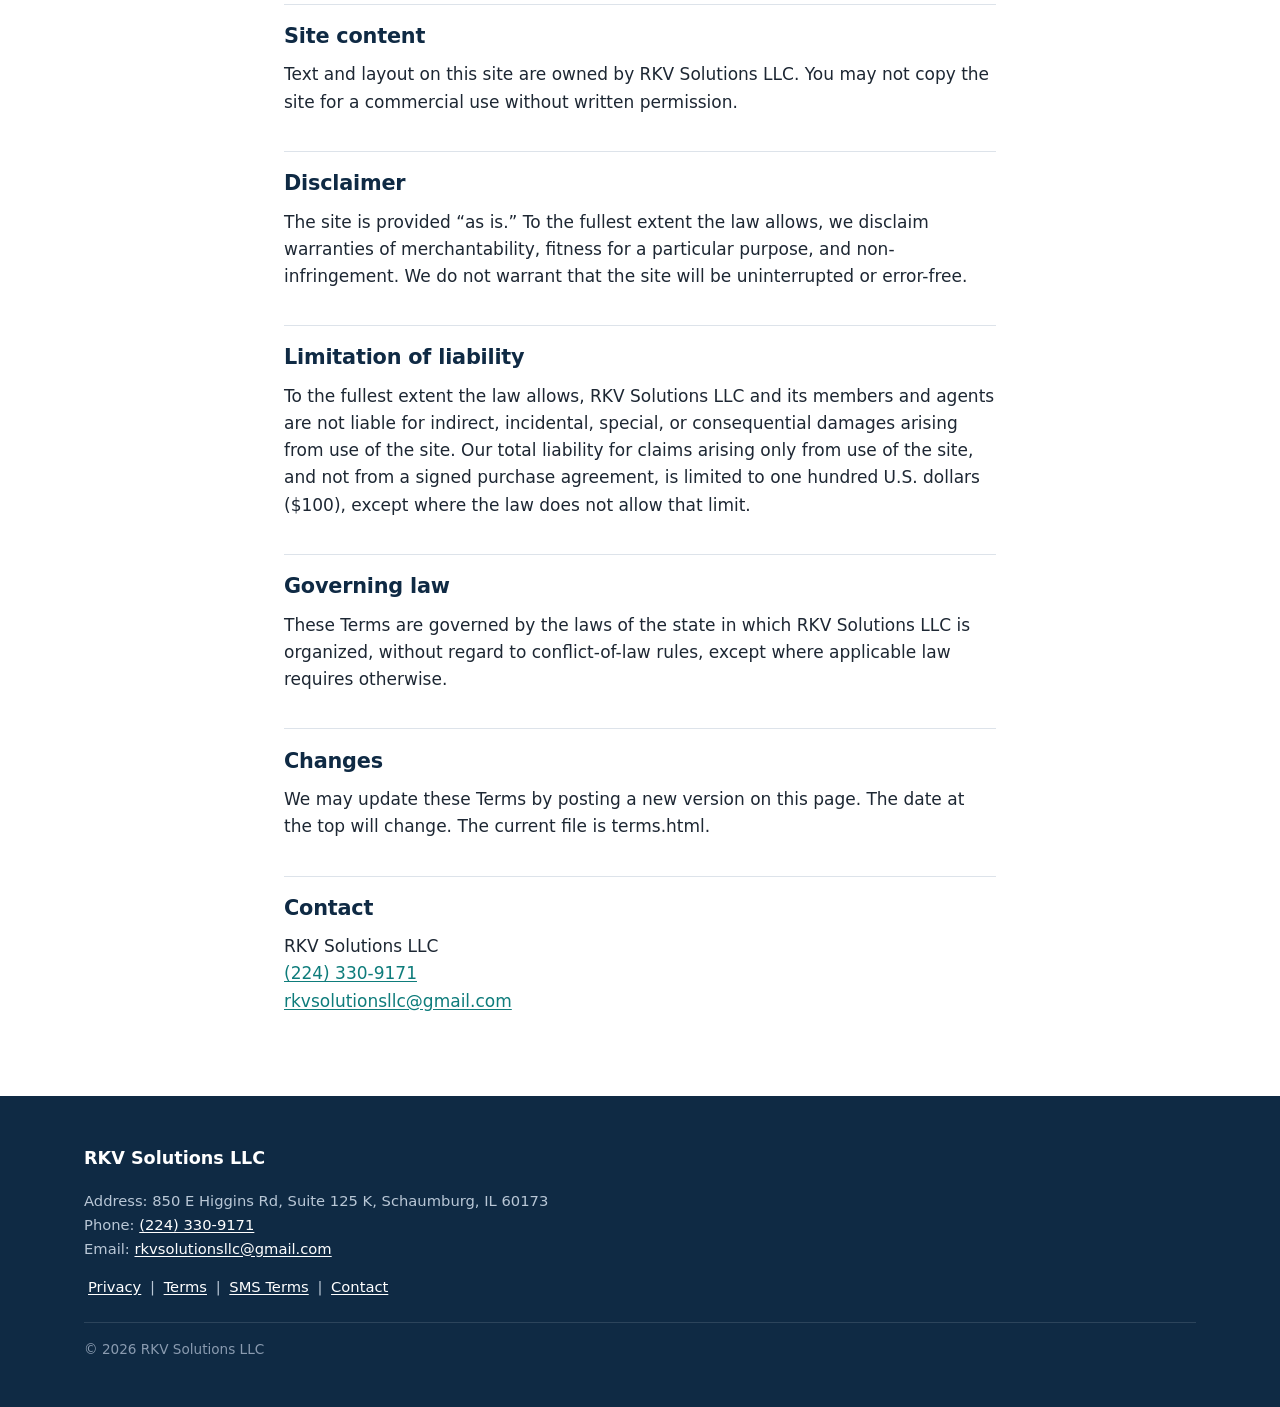
<file: terms.html>
<!DOCTYPE html>
<html lang="en">
<head>
  <meta charset="utf-8">
  <meta name="viewport" content="width=device-width, initial-scale=1">
  <title>Terms of Use | RKV Solutions LLC</title>
  <meta name="description" content="Terms of use for the RKV Solutions LLC website. Cash offers are not guaranteed.">
  <link rel="stylesheet" href="style.css">
</head>
<body>
  <a class="skip-link" href="#main">Skip to content</a>
  <header class="site-header">
    <div class="header-inner">
      <a class="brand" href="index.html">
        <span class="brand-name">RKV Solutions LLC</span>
        <span class="brand-tag">Cash home buyer, we buy houses directly from homeowners</span>
      </a>
      <nav class="nav" aria-label="Primary">
        <a href="index.html">Home</a>
        <a href="index.html#how-it-works">How it works</a>
        <a href="contact.html">Contact</a>
        <a class="nav-cta" href="contact.html#offer-form">Get an offer</a>
      </nav>
    </div>
  </header>

  <main id="main">
    <article class="legal">
      <h1>Terms of Use</h1>
      <p class="updated">Effective date: October 21, 2026. Last updated: October 21, 2026.</p>
      <p>These Terms of Use (“Terms”) cover this website, operated by <strong>RKV Solutions LLC</strong> (“we,” “us”). If you do not agree, do not use the site.</p>

      <h2>Who we are</h2>
      <p>RKV Solutions LLC<br>
            Tirth Brahmbhatt<br>
      <a href="tel:+12243309171">(224) 330-9171</a><br>
      <a href="mailto:rkvsolutionsllc@gmail.com">rkvsolutionsllc@gmail.com</a></p>

      <h2>What this site is, and what it is not</h2>
      <p>The site explains how a homeowner can ask us to consider buying their house, and it provides a form for that request. General information on the site is not legal, tax, or financial advice.</p>
      <p>We buy houses for our own account. This site is not a solicitation to invest, not an offer of securities, not a request for investor funds, and not an offer to make a loan. Nothing here is a promise of profit or a return.</p>

      <h2>Cash offers are not guaranteed</h2>
      <p><strong>Sending the form, talking with us, or receiving a follow-up does not guarantee a cash offer, a price, or a closing.</strong> We do not state prices on this website. Any offer is subject to our review and to a written purchase agreement signed by RKV Solutions LLC (or a buyer it designates in that agreement) and the seller. We may decline any property. You do not have to sell.</p>

      <h2>No brokerage relationship from browsing</h2>
      <p>Using the site does not make us your real-estate broker, fiduciary, or attorney. We are a buyer unless a separate written agreement says something else.</p>

      <h2>Your submissions</h2>
      <p>You agree that what you submit is accurate to the best of your knowledge and that you have authority to ask about the property. Do not misuse the site, try to disrupt it, or send unlawful content.</p>

      <h2>Text messages</h2>
      <p>Optional text messages are governed by these Terms, the <a href="privacy.html">Privacy Policy</a>, and the <a href="sms-terms.html">SMS Terms</a>. The consent checkbox on the form is unchecked unless you check it. Consent is not a condition of purchase. Message frequency varies. Message and data rates may apply. Reply STOP to opt out and HELP for help. We do not share mobile numbers with third parties for their marketing.</p>

      <h2>Site content</h2>
      <p>Text and layout on this site are owned by RKV Solutions LLC. You may not copy the site for a commercial use without written permission.</p>

      <h2>Disclaimer</h2>
      <p>The site is provided “as is.” To the fullest extent the law allows, we disclaim warranties of merchantability, fitness for a particular purpose, and non-infringement. We do not warrant that the site will be uninterrupted or error-free.</p>

      <h2>Limitation of liability</h2>
      <p>To the fullest extent the law allows, RKV Solutions LLC and its members and agents are not liable for indirect, incidental, special, or consequential damages arising from use of the site. Our total liability for claims arising only from use of the site, and not from a signed purchase agreement, is limited to one hundred U.S. dollars ($100), except where the law does not allow that limit.</p>

      <h2>Governing law</h2>
      <p>These Terms are governed by the laws of the state in which RKV Solutions LLC is organized, without regard to conflict-of-law rules, except where applicable law requires otherwise.</p>

      <h2>Changes</h2>
      <p>We may update these Terms by posting a new version on this page. The date at the top will change. The current file is terms.html.</p>

      <h2>Contact</h2>
      <p>RKV Solutions LLC<br>
            <a href="tel:+12243309171">(224) 330-9171</a><br>
      <a href="mailto:rkvsolutionsllc@gmail.com">rkvsolutionsllc@gmail.com</a></p>
    </article>
  </main>
  <footer class="site-footer">
    <div class="footer-inner">
      <p class="footer-legal-name">RKV Solutions LLC</p>
      <p>
        Address: 850 E Higgins Rd, Suite 125 K, Schaumburg, IL 60173<br>
                Phone: <a href="tel:+12243309171">(224) 330-9171</a><br>
        Email: <a href="mailto:rkvsolutionsllc@gmail.com">rkvsolutionsllc@gmail.com</a>
      </p>
      <p class="footer-links">
        <a href="privacy.html">Privacy</a> |
        <a href="terms.html">Terms</a> |
        <a href="sms-terms.html">SMS Terms</a> |
        <a href="contact.html">Contact</a>
      </p>
      <p class="copyright">&copy; 2026 RKV Solutions LLC</p>
    </div>
  </footer>
</body>
</html>
</file>
<file: style.css>
:root{--navy:#0f2a44;--navy-2:#173a5e;--teal:#0e7c7b;--teal-d:#0a6463;--accent:#f2a541;--accent-d:#e08f22;--ink:#1d2733;--muted:#5b6878;--line:#dde3ea;--paper:#f4f7fa;--white:#fff;--r:14px;--shadow:0 10px 30px rgba(15,42,68,.12),0 2px 6px rgba(15,42,68,.06)}
*,*::before,*::after{box-sizing:border-box}
html{scroll-behavior:smooth;-webkit-text-size-adjust:100%}
body{margin:0;font-family:system-ui,-apple-system,"Segoe UI",Roboto,"Helvetica Neue",Arial,sans-serif;font-size:17px;line-height:1.6;color:var(--ink);background:var(--white)}
h1,h2,h3{line-height:1.2;color:var(--navy);margin:0 0 .6em;letter-spacing:-.01em}
h1{font-size:clamp(2rem,4.5vw,3rem);font-weight:800}
h2{font-size:clamp(1.5rem,3vw,2rem);font-weight:750}
h3{font-size:1.15rem;font-weight:700}
p{margin:0 0 1em}
a{color:var(--teal);text-underline-offset:2px}
a:hover{color:var(--teal-d)}
:focus-visible{outline:3px solid var(--accent);outline-offset:2px}
.skip-link{position:absolute;left:1rem;top:-100px;z-index:100;background:var(--navy);color:#fff;padding:.6rem 1rem;border-radius:8px;font-weight:600}
.skip-link:focus{top:1rem;color:#fff}
.wrap,.header-inner,.hero-inner,.footer-inner{max-width:1160px;margin:0 auto;padding:0 1.5rem}
/* header */
.site-header{position:sticky;top:0;z-index:50;background:rgba(255,255,255,.96);backdrop-filter:saturate(1.4) blur(8px);border-bottom:1px solid var(--line);box-shadow:0 1px 8px rgba(15,42,68,.05)}
.header-inner{display:flex;align-items:center;justify-content:space-between;gap:1rem;min-height:72px;padding-top:.6rem;padding-bottom:.6rem}
.brand{display:flex;flex-direction:column;text-decoration:none;line-height:1.2}
.brand-name{font-weight:800;font-size:1.25rem;color:var(--navy);letter-spacing:-.01em}
.brand-name::before{content:"";display:inline-block;width:.7em;height:.7em;margin-right:.45em;border-radius:3px;background:linear-gradient(135deg,var(--teal),var(--accent));vertical-align:.02em}
.brand-tag{font-size:.8rem;color:var(--muted)}
.nav{display:flex;align-items:center;gap:.25rem;flex-wrap:wrap}
.nav a{text-decoration:none;color:var(--ink);font-weight:600;font-size:.95rem;padding:.5rem .8rem;border-radius:8px}
.nav a:hover{background:var(--paper);color:var(--navy)}
.nav a[aria-current="page"]{color:var(--teal)}
.nav a.nav-cta{background:var(--accent);color:var(--navy);margin-left:.4rem;box-shadow:0 2px 0 var(--accent-d)}
.nav a.nav-cta:hover{background:var(--accent-d);color:var(--navy)}
/* hero */
.hero{background:radial-gradient(1200px 500px at 85% -10%,rgba(14,124,123,.35),transparent 60%),linear-gradient(160deg,var(--navy) 0%,var(--navy-2) 100%);color:#e8eef5;padding:4.5rem 0}
.hero-inner{display:grid;grid-template-columns:1.1fr .9fr;gap:3rem;align-items:start}
.hero h1{color:#fff}
.lede{font-size:1.2rem;color:#d3deea;max-width:36em}
.hero-points{list-style:none;padding:0;margin:1.75rem 0 0;display:grid;gap:.85rem}
.hero-points li{position:relative;padding-left:2.1rem;color:#e8eef5}
.hero-points li::before{content:"✓";position:absolute;left:0;top:.1rem;width:1.45rem;height:1.45rem;border-radius:50%;background:var(--accent);color:var(--navy);font-weight:800;font-size:.85rem;display:grid;place-items:center;line-height:1}
/* form */
.form-card{background:var(--white);color:var(--ink);border-radius:var(--r);box-shadow:var(--shadow);padding:2rem;border-top:5px solid var(--accent);scroll-margin-top:90px}
.form-card h2{font-size:1.5rem;margin-bottom:.35em}
.form-intro{color:var(--muted);font-size:.93rem}
.field{margin-bottom:1rem}
.field label{display:block;font-weight:600;font-size:.92rem;margin-bottom:.35rem;color:var(--navy)}
.req{color:#c0392b}
input[type=text],input[type=email],input[type=tel],textarea{width:100%;font:inherit;font-size:1rem;color:var(--ink);background:#fbfcfd;border:1px solid #c9d3de;border-radius:10px;padding:.7rem .85rem;transition:border-color .15s,box-shadow .15s}
textarea{resize:vertical;min-height:6rem}
input:focus,textarea:focus{outline:none;border-color:var(--teal);box-shadow:0 0 0 3px rgba(14,124,123,.2);background:#fff}
.consent{display:flex;gap:.7rem;align-items:flex-start;background:var(--paper);border:1px solid var(--line);border-radius:10px;padding:.85rem 1rem;margin:1.25rem 0 1rem}
.consent input[type=checkbox]{flex:0 0 auto;width:1.15rem;height:1.15rem;margin:.2rem 0 0;accent-color:var(--teal)}
.consent label{font-size:.8rem;line-height:1.55;color:#3c4856}
.btn{display:block;width:100%;font:inherit;font-weight:700;font-size:1.05rem;color:var(--navy);background:var(--accent);border:0;border-radius:10px;padding:.9rem 1.25rem;cursor:pointer;box-shadow:0 3px 0 var(--accent-d);transition:transform .08s,background .15s}
.btn:hover{background:var(--accent-d)}
.btn:active{transform:translateY(2px);box-shadow:0 1px 0 var(--accent-d)}
.form-note{font-size:.8rem;color:var(--muted);margin:1rem 0 0}
/* sections */
.section{padding:4.5rem 0;scroll-margin-top:72px}
.section-paper{background:var(--paper);border-top:1px solid var(--line);border-bottom:1px solid var(--line)}
.section .wrap>h2+p{color:var(--muted);font-size:1.08rem;max-width:44em}
.grid-3,.grid-2{display:grid;gap:1.5rem;margin-top:2rem}
.grid-3{grid-template-columns:repeat(3,1fr)}
.grid-2{grid-template-columns:repeat(auto-fit,minmax(260px,1fr))}
.card{background:var(--white);border:1px solid var(--line);border-radius:var(--r);padding:1.75rem;box-shadow:0 2px 8px rgba(15,42,68,.04);transition:box-shadow .2s,transform .2s}
.card:hover{box-shadow:var(--shadow);transform:translateY(-2px)}
.card p:last-child{margin-bottom:0}
.grid-3{counter-reset:step}
.step{display:inline-flex;align-items:center;gap:.5rem;font-size:.78rem;font-weight:700;text-transform:uppercase;letter-spacing:.08em;color:var(--teal);margin-bottom:.9rem}
.step::before{counter-increment:step;content:counter(step);display:grid;place-items:center;width:2.4rem;height:2.4rem;border-radius:50%;background:var(--navy);color:#fff;font-size:1.1rem;letter-spacing:0}
.grid-2 .card{border-left:4px solid var(--teal)}
#contact .wrap{max-width:820px}
/* contact page */
.contact-grid{display:grid;grid-template-columns:1fr 1fr;gap:3rem;align-items:start}
address{font-style:normal;line-height:1.9;margin-bottom:1rem}
/* legal pages */
.legal{max-width:760px;margin:0 auto;padding:3.5rem 1.5rem 4rem}
.legal h2{font-size:1.3rem;margin-top:2.2rem;padding-top:1.2rem;border-top:1px solid var(--line)}
.legal ul{padding-left:1.3rem}
.legal li{margin-bottom:.3rem}
.updated{display:inline-block;font-size:.85rem;color:var(--muted);background:var(--paper);border:1px solid var(--line);border-radius:999px;padding:.25rem .8rem}
/* footer */
.site-footer{background:var(--navy);color:#b9c7d6;padding:3rem 0 2rem;font-size:.92rem}
.site-footer a{color:#fff}
.site-footer a:hover{color:var(--accent)}
.footer-legal-name,.site-footer strong{color:#fff;font-weight:800;font-size:1.1rem}
.footer-links a{margin:0 .25rem}
.copyright{border-top:1px solid rgba(255,255,255,.12);padding-top:1rem;margin-top:1.5rem;color:#8a9bb0;font-size:.85rem}
/* responsive */
@media (max-width:900px){.hero-inner,.contact-grid{grid-template-columns:1fr;gap:2rem}.grid-3{grid-template-columns:1fr}.hero{padding:3rem 0}.section{padding:3.25rem 0}}
@media (max-width:640px){body{font-size:16px}.header-inner{flex-direction:column;align-items:flex-start;gap:.4rem}.brand-tag{font-size:.72rem}.nav{width:100%;gap:0}.nav a{padding:.4rem .6rem;font-size:.9rem}.nav a.nav-cta{margin-left:auto}.form-card{padding:1.4rem}.wrap,.header-inner,.hero-inner,.footer-inner{padding-left:1.1rem;padding-right:1.1rem}}
@media (prefers-reduced-motion:reduce){*{transition:none!important;scroll-behavior:auto!important}}
</file>
